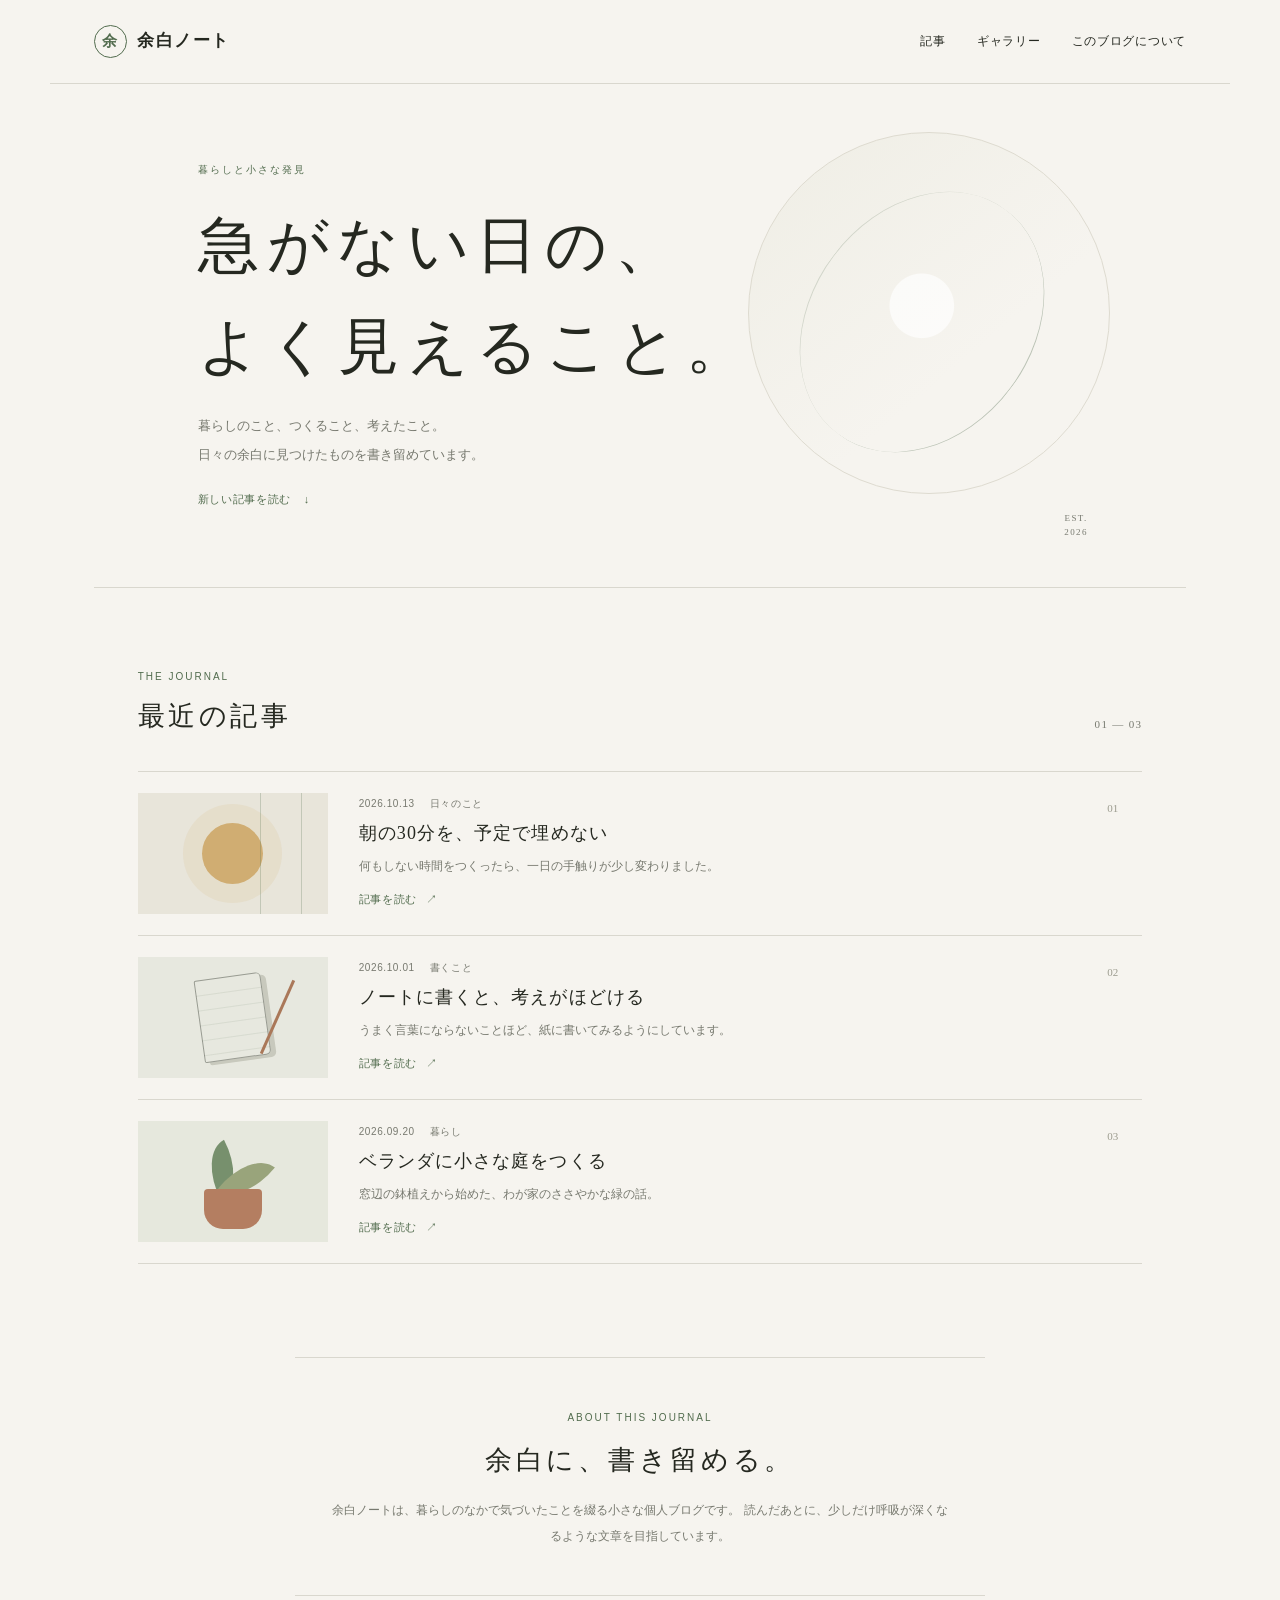
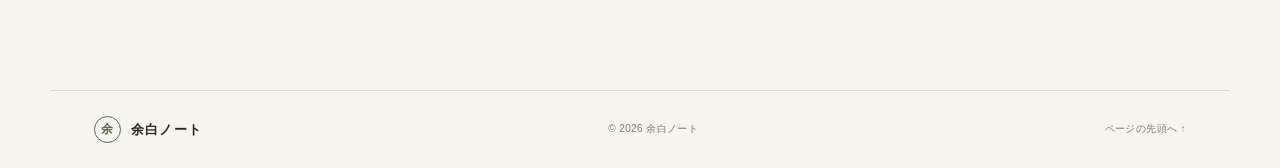
<file: 92e94ff7-3b1c-4a23-a562-276afa4e7621/index.html>
<!doctype html>
<html lang="ja">
  <head>
    <meta charset="utf-8" />
    <meta name="viewport" content="width=device-width, initial-scale=1" />
    <meta
      name="description"
      content="日々の暮らしと、小さな発見を綴る静的ブログです。"
    />
    <meta name="theme-color" content="#f6f4ef" />
    <title>余白ノート | 暮らしと小さな発見</title>
    <link rel="stylesheet" href="styles.css" />
    <script src="analytics-config.js"></script>
    <script src="script.js" defer></script>
  </head>
  <body>
    <header class="site-header">
      <a class="wordmark" href="index.html" aria-label="余白ノート ホーム">
        <span class="wordmark-mark" aria-hidden="true">余</span>
        <span>余白ノート</span>
      </a>
      <nav class="site-nav" aria-label="メインナビゲーション">
        <a href="#articles">記事</a>
        <a href="gallery.html">ギャラリー</a>
        <a href="#about">このブログについて</a>
      </nav>
    </header>

    <main>
      <section class="hero" aria-labelledby="hero-title">
        <p class="eyebrow">暮らしと小さな発見</p>
        <h1 id="hero-title">急がない日の、<br />よく見えること。</h1>
        <p class="hero-copy">
          暮らしのこと、つくること、考えたこと。<br />
          日々の余白に見つけたものを書き留めています。
        </p>
        <a class="text-link" href="#articles">新しい記事を読む <span aria-hidden="true">↓</span></a>
        <span class="hero-stamp" aria-hidden="true">EST.<br />2026</span>
      </section>

      <section class="articles-section" id="articles" aria-labelledby="articles-title">
        <div class="section-heading">
          <div>
            <p class="eyebrow">The journal</p>
            <h2 id="articles-title">最近の記事</h2>
          </div>
          <span class="section-count">01 — 03</span>
        </div>

        <div class="article-list">
          <article class="article-card">
            <a class="article-link" href="articles/slow-morning.html">
              <div class="article-art art-morning" aria-hidden="true">
                <span class="sun"></span>
                <span class="window-line"></span>
              </div>
              <div class="article-info">
                <div class="article-meta"><time datetime="2026-10-13">2026.10.13</time><span>日々のこと</span></div>
                <h3>朝の30分を、予定で埋めない</h3>
                <p>何もしない時間をつくったら、一日の手触りが少し変わりました。</p>
                <span class="read-link">記事を読む <span aria-hidden="true">↗</span></span>
              </div>
              <span class="article-number" aria-hidden="true">01</span>
            </a>
          </article>

          <article class="article-card">
            <a class="article-link" href="articles/keep-a-notebook.html">
              <div class="article-art art-notebook" aria-hidden="true">
                <span class="notebook-shape"></span>
                <span class="pencil-shape"></span>
              </div>
              <div class="article-info">
                <div class="article-meta"><time datetime="2026-10-01">2026.10.01</time><span>書くこと</span></div>
                <h3>ノートに書くと、考えがほどける</h3>
                <p>うまく言葉にならないことほど、紙に書いてみるようにしています。</p>
                <span class="read-link">記事を読む <span aria-hidden="true">↗</span></span>
              </div>
              <span class="article-number" aria-hidden="true">02</span>
            </a>
          </article>

          <article class="article-card">
            <a class="article-link" href="articles/a-small-garden.html">
              <div class="article-art art-garden" aria-hidden="true">
                <span class="leaf leaf-one"></span>
                <span class="leaf leaf-two"></span>
                <span class="pot-shape"></span>
              </div>
              <div class="article-info">
                <div class="article-meta"><time datetime="2026-09-20">2026.09.20</time><span>暮らし</span></div>
                <h3>ベランダに小さな庭をつくる</h3>
                <p>窓辺の鉢植えから始めた、わが家のささやかな緑の話。</p>
                <span class="read-link">記事を読む <span aria-hidden="true">↗</span></span>
              </div>
              <span class="article-number" aria-hidden="true">03</span>
            </a>
          </article>
        </div>
      </section>

      <section class="about-section" id="about" aria-labelledby="about-title">
        <p class="eyebrow">About this journal</p>
        <h2 id="about-title">余白に、書き留める。</h2>
        <p>
          余白ノートは、暮らしのなかで気づいたことを綴る小さな個人ブログです。
          読んだあとに、少しだけ呼吸が深くなるような文章を目指しています。
        </p>
      </section>

    </main>

    <footer class="site-footer">
      <a class="wordmark footer-wordmark" href="index.html">
        <span class="wordmark-mark" aria-hidden="true">余</span>
        <span>余白ノート</span>
      </a>
      <p>© 2026 余白ノート</p>
      <a href="#hero-title">ページの先頭へ ↑</a>
    </footer>
  </body>
</html>
</file>
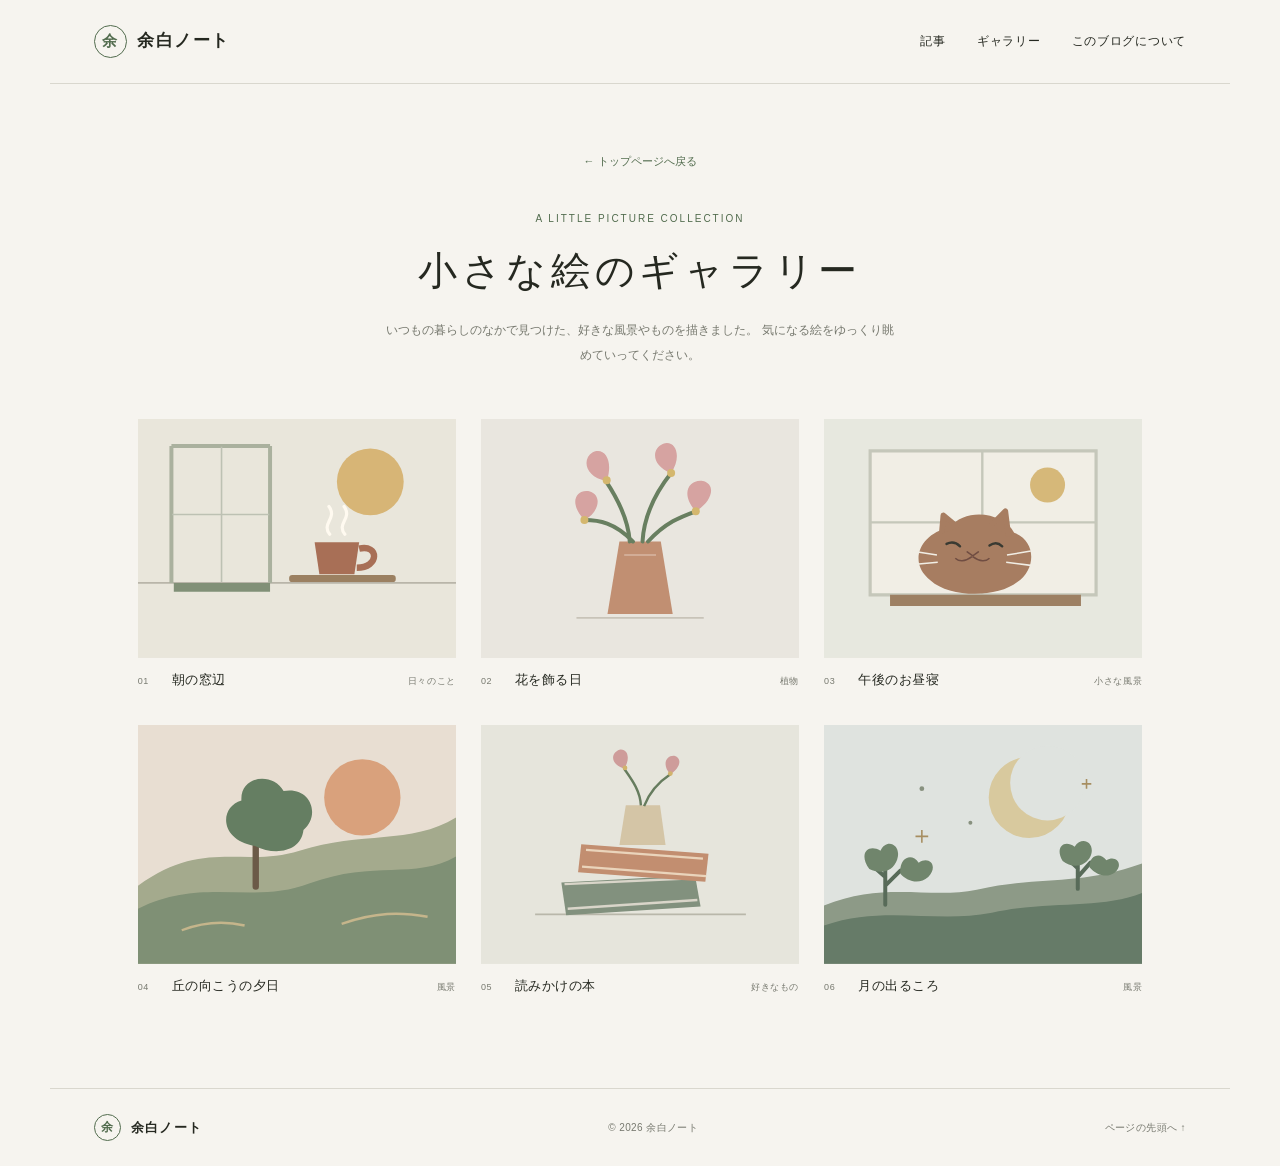
<file: 92e94ff7-3b1c-4a23-a562-276afa4e7621/gallery.html>
<!doctype html>
<html lang="ja">
  <head>
    <meta charset="utf-8" />
    <meta name="viewport" content="width=device-width, initial-scale=1" />
    <meta
      name="description"
      content="余白ノートに描きためた、暮らしの小さなイラストギャラリー。"
    />
    <meta name="theme-color" content="#f6f4ef" />
    <title>ギャラリー | 余白ノート</title>
    <link rel="stylesheet" href="styles.css" />
    <script src="analytics-config.js"></script>
    <script src="script.js" defer></script>
  </head>
  <body>
    <header class="site-header">
      <a class="wordmark" href="index.html" aria-label="余白ノート ホーム">
        <span class="wordmark-mark" aria-hidden="true">余</span>
        <span>余白ノート</span>
      </a>
      <nav class="site-nav" aria-label="メインナビゲーション">
        <a href="index.html#articles">記事</a>
        <a href="gallery.html" aria-current="page">ギャラリー</a>
        <a href="index.html#about">このブログについて</a>
      </nav>
    </header>

    <main>
      <section class="gallery-intro" aria-labelledby="gallery-title">
        <a class="back-link" href="index.html">← トップページへ戻る</a>
        <p class="eyebrow">A little picture collection</p>
        <h1 id="gallery-title">小さな絵のギャラリー</h1>
        <p>
          いつもの暮らしのなかで見つけた、好きな風景やものを描きました。
          気になる絵をゆっくり眺めていってください。
        </p>
      </section>

      <section class="gallery-section" aria-label="イラスト一覧">
        <div class="gallery-grid">
          <figure class="gallery-item">
            <button class="gallery-art gallery-image-button gallery-art-morning" type="button" aria-label="朝の窓辺を拡大表示">
              <svg viewBox="0 0 400 300" role="img" aria-labelledby="morning-title">
                <title id="morning-title">朝の窓辺と湯気の立つマグカップ</title>
                <rect width="400" height="300" fill="#e9e6db" />
                <circle cx="292" cy="79" r="42" fill="#d7b576" />
                <path d="M0 206H400" stroke="#b9b5a9" stroke-width="2" />
                <path d="M42 34V206M166 34V206M42 34H166" fill="none" stroke="#aab19e" stroke-width="5" />
                <path d="M105 35V205M43 120H165" stroke="#bdc1b3" stroke-width="2" />
                <rect x="190" y="196" width="134" height="9" rx="4" fill="#9b8061" />
                <path d="M222 155H278L272 195H228Z" fill="#a86f56" />
                <path d="M278 163C303 157 304 187 275 187" fill="none" stroke="#a86f56" stroke-width="8" />
                <path d="M241 145C230 131 251 125 240 110M260 145C249 131 270 125 259 110" fill="none" stroke="#fffaf0" stroke-linecap="round" stroke-width="4" />
                <path d="M45 206H166V217H45Z" fill="#819077" />
              </svg>
            </button>
            <figcaption><span class="gallery-number">01</span><span class="gallery-caption">朝の窓辺</span><span class="gallery-category">日々のこと</span></figcaption>
          </figure>

          <figure class="gallery-item">
            <button class="gallery-art gallery-image-button gallery-art-flowers" type="button" aria-label="花を飾る日を拡大表示">
              <svg viewBox="0 0 400 300" role="img" aria-labelledby="flowers-title">
                <title id="flowers-title">花瓶に生けた淡い色の花</title>
                <rect width="400" height="300" fill="#e9e6df" />
                <path d="M120 250H280" stroke="#c8c3b8" stroke-width="2" />
                <path d="M174 154H226L241 245H159Z" fill="#c18f72" />
                <path d="M187 154C185 125 171 99 157 78M203 154C205 120 220 92 239 68M210 154C232 130 251 123 270 116M191 154C168 130 148 127 130 127" fill="none" stroke="#687f60" stroke-linecap="round" stroke-width="5" />
                <path d="M158 78C130 73 127 50 140 42C155 34 167 52 158 78ZM239 68C214 59 214 37 229 31C245 26 253 47 239 68ZM270 116C249 93 263 75 279 78C296 82 291 104 270 116ZM130 127C109 105 120 87 137 91C153 96 148 118 130 127Z" fill="#d6a3a1" />
                <circle cx="158" cy="77" r="5" fill="#d4b76e" /><circle cx="239" cy="68" r="5" fill="#d4b76e" />
                <circle cx="270" cy="116" r="5" fill="#d4b76e" /><circle cx="130" cy="127" r="5" fill="#d4b76e" />
                <path d="M180 171H220" stroke="#d8b6a2" stroke-width="2" />
              </svg>
            </button>
            <figcaption><span class="gallery-number">02</span><span class="gallery-caption">花を飾る日</span><span class="gallery-category">植物</span></figcaption>
          </figure>

          <figure class="gallery-item">
            <button class="gallery-art gallery-image-button gallery-art-cat" type="button" aria-label="午後のお昼寝を拡大表示">
              <svg viewBox="0 0 400 300" role="img" aria-labelledby="cat-title">
                <title id="cat-title">窓辺で丸くなって眠る猫</title>
                <rect width="400" height="300" fill="#e7e8df" />
                <path d="M58 40H342V221H58Z" fill="#f1eee5" stroke="#c5c7ba" stroke-width="4" />
                <path d="M199 40V221M58 130H342" stroke="#c5c7ba" stroke-width="3" />
                <circle cx="281" cy="83" r="22" fill="#d6b879" />
                <path d="M83 221H323V235H83Z" fill="#9d8063" />
                <path d="M134 203C104 180 122 143 157 137C180 109 227 119 239 143C268 154 266 190 243 205C218 225 158 225 134 203Z" fill="#a77d61" />
                <path d="M148 144L150 121L169 137M210 134L228 116L232 148" fill="#a77d61" stroke="#a77d61" stroke-linejoin="round" stroke-width="7" />
                <path d="M154 157C162 153 167 156 171 160M208 159C215 154 220 156 224 160" fill="none" stroke="#393a32" stroke-linecap="round" stroke-width="3" />
                <path d="M180 167L187 172L194 167" fill="none" stroke="#704d42" stroke-linecap="round" stroke-width="2" />
                <path d="M186 173C177 180 169 179 165 175M187 173C196 180 204 179 208 175" fill="none" stroke="#704d42" stroke-width="2" />
                <path d="M142 171L110 166M143 180L112 183M230 171L260 166M229 180L260 184" stroke="#f1eee5" stroke-width="2" />
              </svg>
            </button>
            <figcaption><span class="gallery-number">03</span><span class="gallery-caption">午後のお昼寝</span><span class="gallery-category">小さな風景</span></figcaption>
          </figure>

          <figure class="gallery-item">
            <button class="gallery-art gallery-image-button gallery-art-hill" type="button" aria-label="丘の向こうの夕日を拡大表示">
              <svg viewBox="0 0 400 300" role="img" aria-labelledby="hill-title">
                <title id="hill-title">夕焼けに染まる丘と一本の木</title>
                <rect width="400" height="300" fill="#e8ded2" />
                <circle cx="282" cy="91" r="48" fill="#d9a17c" />
                <path d="M0 202C83 142 132 180 203 158C281 133 343 151 400 116V300H0Z" fill="#a4aa8d" />
                <path d="M0 231C83 190 143 227 216 199C297 169 348 195 400 165V300H0Z" fill="#7f9075" />
                <path d="M148 203V115" stroke="#6b5a47" stroke-linecap="round" stroke-width="8" />
                <path d="M147 152C102 145 102 103 130 95C128 63 170 59 183 83C217 77 230 113 208 132C205 159 173 165 147 152Z" fill="#657e62" />
                <path d="M55 258C84 247 108 246 134 252M256 250C299 235 330 235 364 241" fill="none" stroke="#c5b58b" stroke-width="3" />
              </svg>
            </button>
            <figcaption><span class="gallery-number">04</span><span class="gallery-caption">丘の向こうの夕日</span><span class="gallery-category">風景</span></figcaption>
          </figure>

          <figure class="gallery-item">
            <button class="gallery-art gallery-image-button gallery-art-books" type="button" aria-label="読みかけの本を拡大表示">
              <svg viewBox="0 0 400 300" role="img" aria-labelledby="books-title">
                <title id="books-title">積み重ねた本と小さな一輪挿し</title>
                <rect width="400" height="300" fill="#e6e5dc" />
                <path d="M68 238H333" stroke="#b9b7aa" stroke-width="2" />
                <path d="M101 198L269 189L276 228L107 239Z" fill="#82917e" />
                <path d="M105 200L259 193M109 231L272 220" stroke="#d9d5c9" stroke-width="3" />
                <path d="M126 150L286 162L282 197L122 185Z" fill="#c28e70" />
                <path d="M132 157L279 168M127 178L283 190" stroke="#ead4bb" stroke-width="3" />
                <path d="M182 101H225L232 151H174Z" fill="#d4c5a6" />
                <path d="M201 101C200 82 189 68 180 55M205 102C213 81 226 70 238 62" fill="none" stroke="#667c5e" stroke-width="3" />
                <path d="M180 55C162 49 163 35 174 31C185 29 188 43 180 55ZM238 62C226 49 234 37 244 39C254 43 249 55 238 62Z" fill="#ce9c9a" />
                <circle cx="181" cy="54" r="3" fill="#d1b36c" /><circle cx="238" cy="61" r="3" fill="#d1b36c" />
              </svg>
            </button>
            <figcaption><span class="gallery-number">05</span><span class="gallery-caption">読みかけの本</span><span class="gallery-category">好きなもの</span></figcaption>
          </figure>

          <figure class="gallery-item">
            <button class="gallery-art gallery-image-button gallery-art-moon" type="button" aria-label="月の出るころを拡大表示">
              <svg viewBox="0 0 400 300" role="img" aria-labelledby="moon-title">
                <title id="moon-title">月と星が浮かぶ静かな夜</title>
                <rect width="400" height="300" fill="#dfe3df" />
                <circle cx="258" cy="91" r="51" fill="#d8c99e" />
                <circle cx="281" cy="73" r="47" fill="#dfe3df" />
                <circle cx="123" cy="80" r="3" fill="#88917f" />
                <circle cx="184" cy="123" r="2.5" fill="#88917f" />
                <circle cx="326" cy="151" r="3" fill="#88917f" />
                <path d="M123 132V148M115 140H131M330 68V80M324 74H336" stroke="#a78e61" stroke-width="2" />
                <path d="M0 227C74 196 134 219 192 207C272 189 320 203 400 174V300H0Z" fill="#8d9a87" />
                <path d="M0 252C76 226 140 250 211 236C286 220 347 232 400 211V300H0Z" fill="#667b68" />
                <path d="M77 226V173M77 191L60 176M78 201L96 183M319 206V158M319 180L304 166M320 190L335 173" stroke="#586b59" stroke-linecap="round" stroke-width="5" />
                <path d="M57 181C43 162 55 149 71 158C79 141 98 151 92 169C87 184 72 188 57 181ZM96 187C94 167 110 160 119 173C133 164 144 178 131 191C120 201 105 197 96 187ZM300 171C290 155 301 143 315 153C325 138 342 149 335 165C329 178 312 181 300 171ZM334 179C333 164 347 159 355 170C367 163 377 175 366 185C356 193 343 189 334 179Z" fill="#70856c" />
              </svg>
            </button>
            <figcaption><span class="gallery-number">06</span><span class="gallery-caption">月の出るころ</span><span class="gallery-category">風景</span></figcaption>
          </figure>
        </div>
      </section>

      <dialog class="gallery-lightbox" id="galleryLightbox" aria-labelledby="galleryLightboxTitle">
        <div class="lightbox-toolbar">
          <p class="eyebrow" id="galleryLightboxTitle">イラスト</p>
          <form method="dialog">
            <button class="lightbox-close" type="submit" aria-label="拡大表示を閉じる">閉じる <span aria-hidden="true">×</span></button>
          </form>
        </div>
        <div class="lightbox-art" id="lightboxArt"></div>
        <p class="lightbox-caption" id="lightboxCaption"></p>
      </dialog>
    </main>

    <footer class="site-footer">
      <a class="wordmark footer-wordmark" href="index.html">
        <span class="wordmark-mark" aria-hidden="true">余</span>
        <span>余白ノート</span>
      </a>
      <p>© 2026 余白ノート</p>
      <a href="#gallery-title">ページの先頭へ ↑</a>
    </footer>
  </body>
</html>
</file>
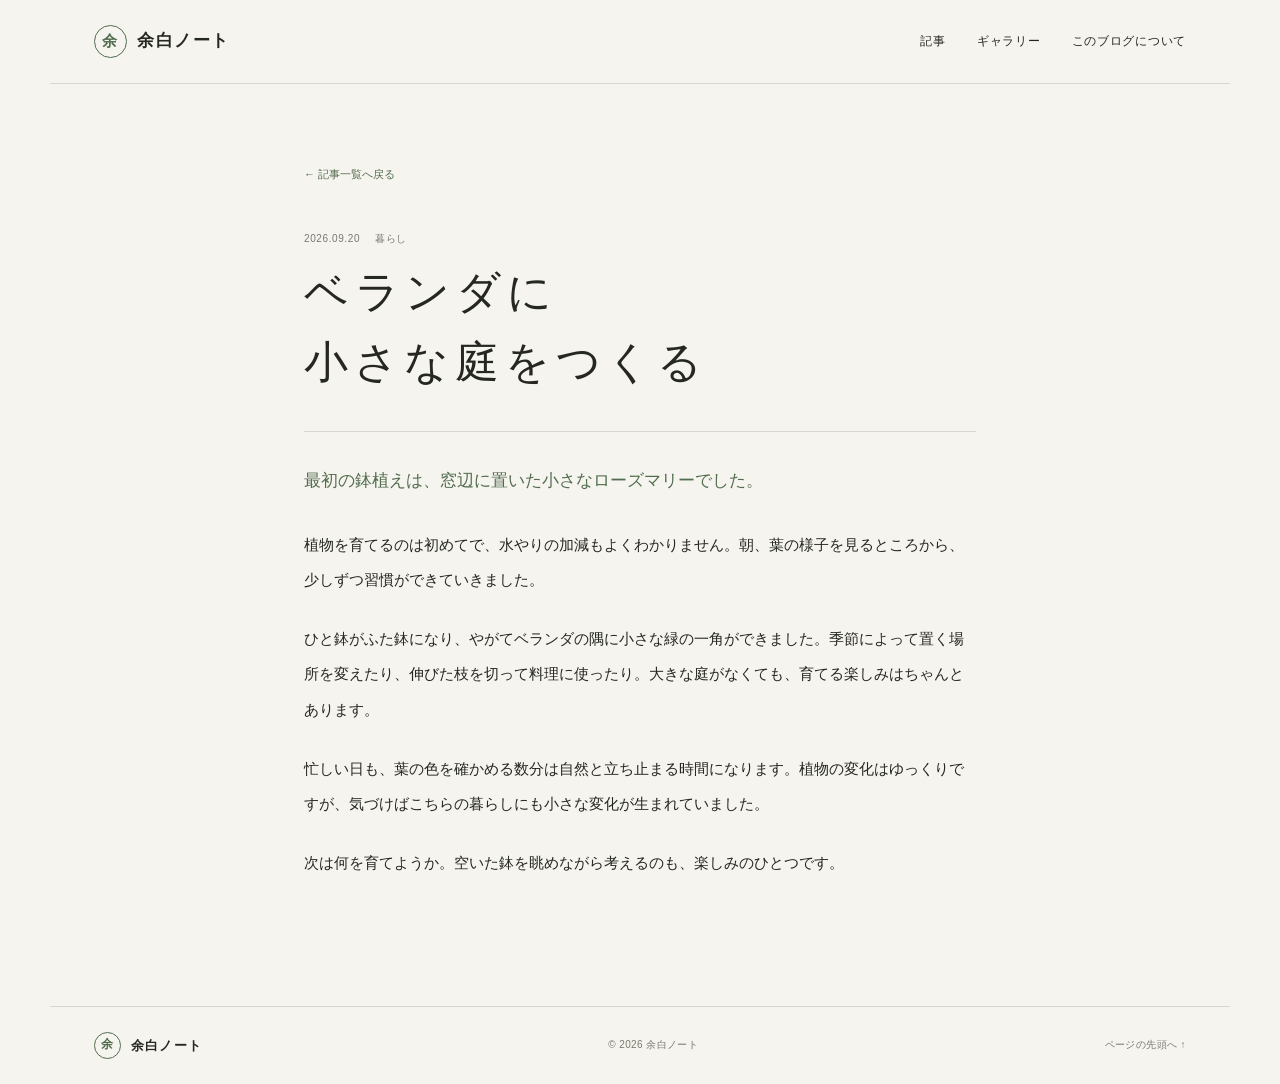
<file: 92e94ff7-3b1c-4a23-a562-276afa4e7621/articles/a-small-garden.html>
<!doctype html>
<html lang="ja">
  <head>
    <meta charset="utf-8" />
    <meta name="viewport" content="width=device-width, initial-scale=1" />
    <meta name="description" content="ベランダで始めた、小さな鉢植えの庭づくり。" />
    <title>ベランダに小さな庭をつくる | 余白ノート</title>
    <link rel="stylesheet" href="../styles.css" />
    <script src="../analytics-config.js"></script>
    <script src="../script.js" defer></script>
  </head>
  <body>
    <header class="site-header">
      <a class="wordmark" href="../index.html" aria-label="余白ノート ホーム">
        <span class="wordmark-mark" aria-hidden="true">余</span><span>余白ノート</span>
      </a>
      <nav class="site-nav" aria-label="メインナビゲーション">
        <a href="../index.html#articles">記事</a>
        <a href="../gallery.html">ギャラリー</a>
        <a href="../index.html#about">このブログについて</a>
      </nav>
    </header>
    <main>
      <article class="article-detail">
        <a class="back-link" href="../index.html#articles">← 記事一覧へ戻る</a>
        <div class="article-meta"><time datetime="2026-09-20">2026.09.20</time><span>暮らし</span></div>
        <h1>ベランダに<br />小さな庭をつくる</h1>
        <div class="article-body">
          <p class="article-lead">最初の鉢植えは、窓辺に置いた小さなローズマリーでした。</p>
          <p>植物を育てるのは初めてで、水やりの加減もよくわかりません。朝、葉の様子を見るところから、少しずつ習慣ができていきました。</p>
          <p>ひと鉢がふた鉢になり、やがてベランダの隅に小さな緑の一角ができました。季節によって置く場所を変えたり、伸びた枝を切って料理に使ったり。大きな庭がなくても、育てる楽しみはちゃんとあります。</p>
          <p>忙しい日も、葉の色を確かめる数分は自然と立ち止まる時間になります。植物の変化はゆっくりですが、気づけばこちらの暮らしにも小さな変化が生まれていました。</p>
          <p>次は何を育てようか。空いた鉢を眺めながら考えるのも、楽しみのひとつです。</p>
        </div>
      </article>
    </main>
    <footer class="site-footer">
      <a class="wordmark footer-wordmark" href="../index.html"><span class="wordmark-mark" aria-hidden="true">余</span><span>余白ノート</span></a>
      <p>© 2026 余白ノート</p>
      <a href="#">ページの先頭へ ↑</a>
    </footer>
  </body>
</html>
</file>
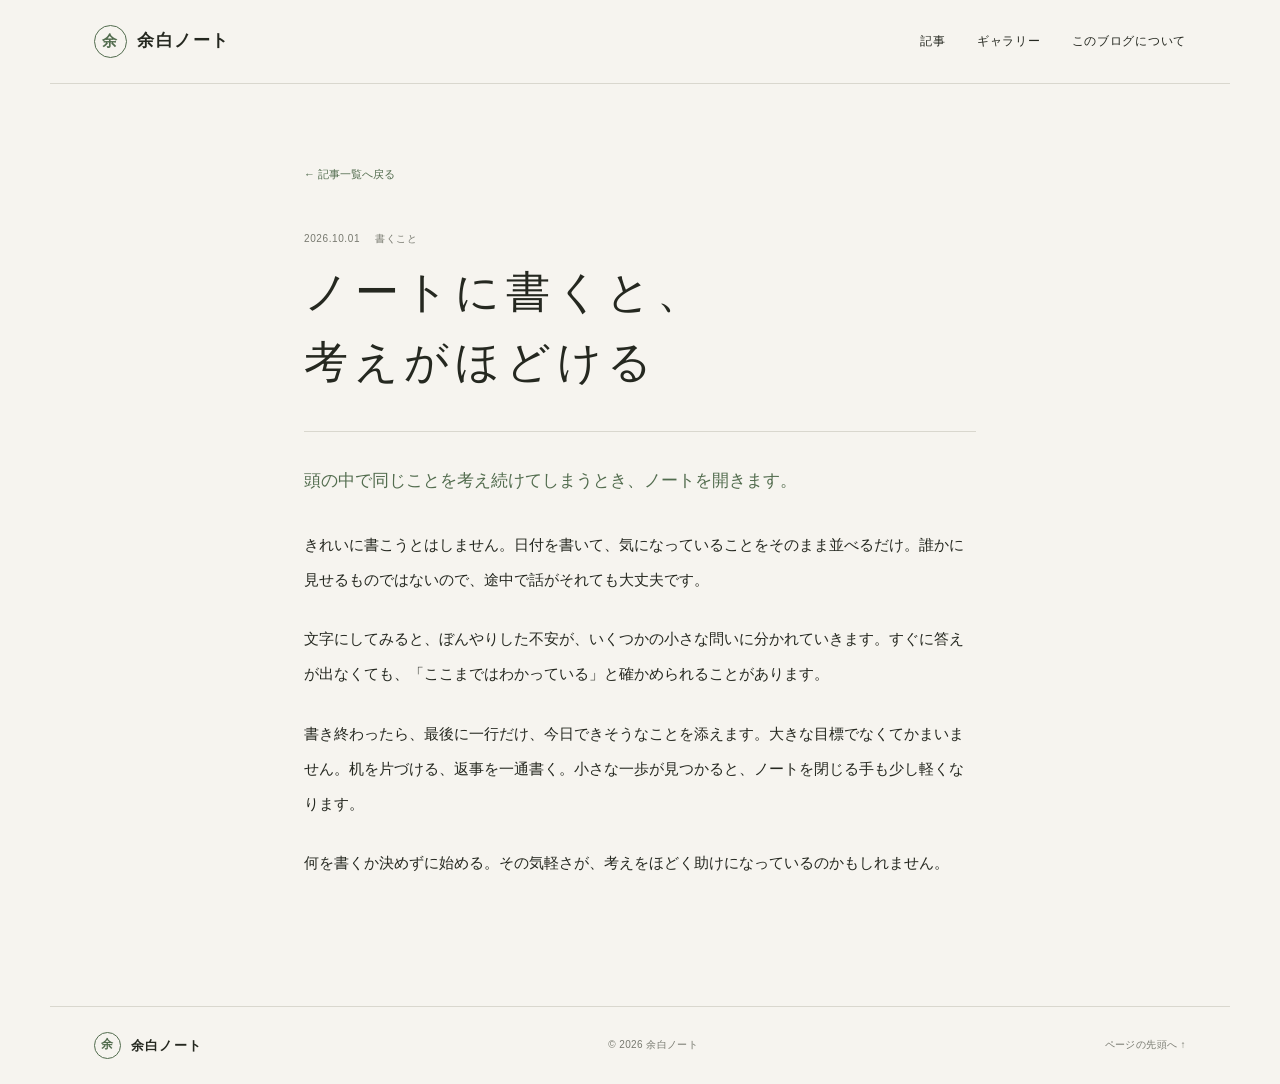
<file: 92e94ff7-3b1c-4a23-a562-276afa4e7621/articles/keep-a-notebook.html>
<!doctype html>
<html lang="ja">
  <head>
    <meta charset="utf-8" />
    <meta name="viewport" content="width=device-width, initial-scale=1" />
    <meta name="description" content="うまく言葉にならない考えを、ノートに書き留めてみる。" />
    <title>ノートに書くと、考えがほどける | 余白ノート</title>
    <link rel="stylesheet" href="../styles.css" />
    <script src="../analytics-config.js"></script>
    <script src="../script.js" defer></script>
  </head>
  <body>
    <header class="site-header">
      <a class="wordmark" href="../index.html" aria-label="余白ノート ホーム">
        <span class="wordmark-mark" aria-hidden="true">余</span><span>余白ノート</span>
      </a>
      <nav class="site-nav" aria-label="メインナビゲーション">
        <a href="../index.html#articles">記事</a>
        <a href="../gallery.html">ギャラリー</a>
        <a href="../index.html#about">このブログについて</a>
      </nav>
    </header>
    <main>
      <article class="article-detail">
        <a class="back-link" href="../index.html#articles">← 記事一覧へ戻る</a>
        <div class="article-meta"><time datetime="2026-10-01">2026.10.01</time><span>書くこと</span></div>
        <h1>ノートに書くと、<br />考えがほどける</h1>
        <div class="article-body">
          <p class="article-lead">頭の中で同じことを考え続けてしまうとき、ノートを開きます。</p>
          <p>きれいに書こうとはしません。日付を書いて、気になっていることをそのまま並べるだけ。誰かに見せるものではないので、途中で話がそれても大丈夫です。</p>
          <p>文字にしてみると、ぼんやりした不安が、いくつかの小さな問いに分かれていきます。すぐに答えが出なくても、「ここまではわかっている」と確かめられることがあります。</p>
          <p>書き終わったら、最後に一行だけ、今日できそうなことを添えます。大きな目標でなくてかまいません。机を片づける、返事を一通書く。小さな一歩が見つかると、ノートを閉じる手も少し軽くなります。</p>
          <p>何を書くか決めずに始める。その気軽さが、考えをほどく助けになっているのかもしれません。</p>
        </div>
      </article>
    </main>
    <footer class="site-footer">
      <a class="wordmark footer-wordmark" href="../index.html"><span class="wordmark-mark" aria-hidden="true">余</span><span>余白ノート</span></a>
      <p>© 2026 余白ノート</p>
      <a href="#">ページの先頭へ ↑</a>
    </footer>
  </body>
</html>
</file>
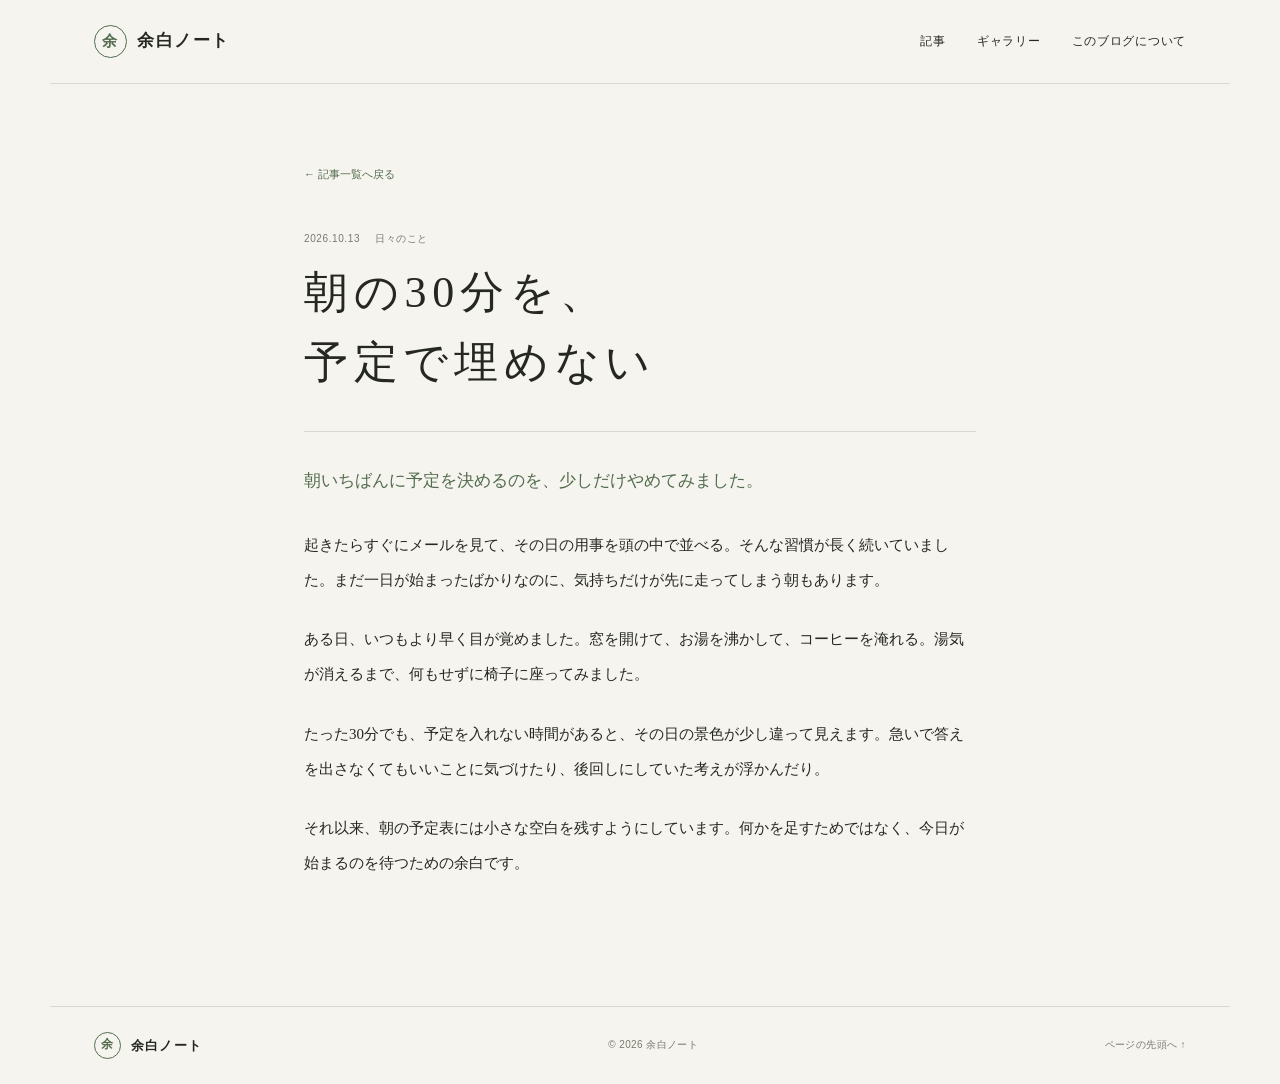
<file: 92e94ff7-3b1c-4a23-a562-276afa4e7621/articles/slow-morning.html>
<!doctype html>
<html lang="ja">
  <head>
    <meta charset="utf-8" />
    <meta name="viewport" content="width=device-width, initial-scale=1" />
    <meta name="description" content="何もしない朝の30分が、一日の手触りを少し変えてくれた話。" />
    <title>朝の30分を、予定で埋めない | 余白ノート</title>
    <link rel="stylesheet" href="../styles.css" />
    <script src="../analytics-config.js"></script>
    <script src="../script.js" defer></script>
  </head>
  <body>
    <header class="site-header">
      <a class="wordmark" href="../index.html" aria-label="余白ノート ホーム">
        <span class="wordmark-mark" aria-hidden="true">余</span><span>余白ノート</span>
      </a>
      <nav class="site-nav" aria-label="メインナビゲーション">
        <a href="../index.html#articles">記事</a>
        <a href="../gallery.html">ギャラリー</a>
        <a href="../index.html#about">このブログについて</a>
      </nav>
    </header>
    <main>
      <article class="article-detail">
        <a class="back-link" href="../index.html#articles">← 記事一覧へ戻る</a>
        <div class="article-meta"><time datetime="2026-10-13">2026.10.13</time><span>日々のこと</span></div>
        <h1>朝の30分を、<br />予定で埋めない</h1>
        <div class="article-body">
          <p class="article-lead">朝いちばんに予定を決めるのを、少しだけやめてみました。</p>
          <p>起きたらすぐにメールを見て、その日の用事を頭の中で並べる。そんな習慣が長く続いていました。まだ一日が始まったばかりなのに、気持ちだけが先に走ってしまう朝もあります。</p>
          <p>ある日、いつもより早く目が覚めました。窓を開けて、お湯を沸かして、コーヒーを淹れる。湯気が消えるまで、何もせずに椅子に座ってみました。</p>
          <p>たった30分でも、予定を入れない時間があると、その日の景色が少し違って見えます。急いで答えを出さなくてもいいことに気づけたり、後回しにしていた考えが浮かんだり。</p>
          <p>それ以来、朝の予定表には小さな空白を残すようにしています。何かを足すためではなく、今日が始まるのを待つための余白です。</p>
        </div>
      </article>
    </main>
    <footer class="site-footer">
      <a class="wordmark footer-wordmark" href="../index.html"><span class="wordmark-mark" aria-hidden="true">余</span><span>余白ノート</span></a>
      <p>© 2026 余白ノート</p>
      <a href="#">ページの先頭へ ↑</a>
    </footer>
  </body>
</html>
</file>
<file: 92e94ff7-3b1c-4a23-a562-276afa4e7621/styles.css>
:root {
  color-scheme: light;
  --paper: #f6f4ef;
  --paper-dark: #ebe8df;
  --ink: #252820;
  --muted: #77796f;
  --line: #d9d7ce;
  --green: #526c4e;
  --serif: "Yu Mincho", "Hiragino Mincho ProN", "Noto Serif JP", serif;
  --sans: "Yu Gothic", "Hiragino Kaku Gothic ProN", "Noto Sans JP", sans-serif;
}

* {
  box-sizing: border-box;
}

html {
  scroll-behavior: smooth;
}

body {
  margin: 0;
  background: var(--paper);
  color: var(--ink);
  font-family: var(--sans);
  font-size: 15px;
  line-height: 1.8;
  -webkit-font-smoothing: antialiased;
}

a {
  color: inherit;
  text-decoration: none;
}

button {
  color: inherit;
  font: inherit;
}

.site-header,
.site-footer {
  display: flex;
  align-items: center;
  justify-content: space-between;
  gap: 24px;
  max-width: 1180px;
  margin: 0 auto;
  padding: 25px 44px;
}

.site-header {
  border-bottom: 1px solid var(--line);
}

.wordmark {
  display: inline-flex;
  align-items: center;
  gap: 10px;
  font-family: var(--serif);
  font-size: 17px;
  font-weight: 700;
  letter-spacing: 0.09em;
  white-space: nowrap;
}

.wordmark-mark {
  display: grid;
  width: 33px;
  height: 33px;
  place-items: center;
  border: 1px solid var(--green);
  border-radius: 50%;
  color: var(--green);
  font-size: 15px;
}

.site-nav {
  display: flex;
  align-items: center;
  gap: 31px;
  font-size: 12px;
  letter-spacing: 0.06em;
}

.site-nav a,
.site-footer a:not(.wordmark) {
  transition: color 180ms ease;
}

.site-nav a:hover,
.site-footer a:not(.wordmark):hover,
.text-link:hover,
.read-link:hover {
  color: var(--green);
}

main {
  max-width: 1180px;
  margin: 0 auto;
  padding: 0 44px;
}

.hero {
  position: relative;
  display: flex;
  min-height: 475px;
  flex-direction: column;
  align-items: flex-start;
  justify-content: center;
  overflow: hidden;
  padding: 77px 9.5%;
  border-bottom: 1px solid var(--line);
}

.hero::before,
.hero::after {
  position: absolute;
  z-index: -1;
  content: "";
  pointer-events: none;
}

.hero::before {
  top: 48px;
  right: 7%;
  width: 360px;
  height: 360px;
  border: 1px solid #dedbd0;
  border-radius: 50%;
  background:
    radial-gradient(circle at 48% 48%, rgba(255, 255, 255, 0.68) 0 12%, transparent 12.4%),
    linear-gradient(140deg, rgba(218, 219, 199, 0.25), transparent 62%);
}

.hero::after {
  top: 98px;
  right: 14%;
  width: 220px;
  height: 280px;
  border-right: 1px solid rgba(82, 108, 78, 0.35);
  border-left: 1px solid rgba(82, 108, 78, 0.2);
  border-radius: 50%;
  transform: rotate(37deg);
}

.eyebrow {
  margin: 0 0 17px;
  color: var(--green);
  font-size: 10px;
  letter-spacing: 0.2em;
  text-transform: uppercase;
}

.hero h1,
.section-heading h2,
.about-section h2,
.article-detail h1 {
  font-family: var(--serif);
  font-weight: 500;
  letter-spacing: 0.13em;
}

.hero h1 {
  margin: 0;
  font-size: clamp(36px, 5.2vw, 61px);
  line-height: 1.65;
}

.hero-copy {
  margin: 15px 0 21px;
  color: var(--muted);
  font-size: 13px;
  line-height: 2.2;
}

.text-link,
.read-link {
  color: var(--green);
  font-size: 11px;
  letter-spacing: 0.06em;
  transition: color 180ms ease;
}

.text-link span {
  margin-left: 9px;
}

.hero-stamp {
  position: absolute;
  right: 9%;
  bottom: 48px;
  color: var(--muted);
  font-family: var(--serif);
  font-size: 9px;
  letter-spacing: 0.15em;
  line-height: 1.5;
  text-align: center;
}

.articles-section {
  padding: 80px 4% 93px;
}

.section-heading {
  display: flex;
  align-items: flex-end;
  justify-content: space-between;
  margin-bottom: 30px;
}

.section-heading .eyebrow {
  margin-bottom: 6px;
}

.section-heading h2,
.about-section h2 {
  margin: 0;
  font-size: 27px;
}

.section-count {
  padding-bottom: 6px;
  color: var(--muted);
  font-family: var(--serif);
  font-size: 11px;
  letter-spacing: 0.12em;
}

.article-card {
  border-top: 1px solid var(--line);
}

.article-card:last-child {
  border-bottom: 1px solid var(--line);
}

.article-link {
  display: grid;
  grid-template-columns: 190px minmax(0, 1fr) 35px;
  align-items: center;
  gap: 31px;
  padding: 21px 0;
}

.article-art {
  position: relative;
  display: grid;
  height: 121px;
  place-items: center;
  overflow: hidden;
}

.art-morning {
  background: #e8e5da;
}

.sun {
  width: 61px;
  height: 61px;
  border-radius: 50%;
  background: #d0ad72;
  box-shadow: 0 0 0 19px rgba(208, 173, 114, 0.14);
}

.window-line {
  position: absolute;
  top: 0;
  right: 26px;
  width: 42px;
  height: 100%;
  border-right: 1px solid rgba(82, 108, 78, 0.25);
  border-left: 1px solid rgba(82, 108, 78, 0.25);
}

.art-notebook {
  background: #e7e8df;
}

.notebook-shape {
  width: 67px;
  height: 83px;
  border: 1px solid rgba(37, 40, 32, 0.4);
  border-radius: 2px 5px 5px 2px;
  background: repeating-linear-gradient(to bottom, transparent 0 14px, rgba(82, 108, 78, 0.2) 15px);
  box-shadow: 5px 3px 0 #c8c9bd;
  transform: rotate(-8deg);
}

.pencil-shape {
  position: absolute;
  width: 3px;
  height: 80px;
  margin: 0 0 0 89px;
  background: #aa7859;
  transform: rotate(24deg);
}

.art-garden {
  background: #e6e8dd;
}

.leaf {
  position: absolute;
  width: 31px;
  height: 52px;
  border-radius: 100% 0 100% 0;
  background: #77906d;
}

.leaf-one {
  margin: -22px 20px 0 0;
  transform: rotate(-28deg);
}

.leaf-two {
  margin: -7px 0 0 27px;
  background: #99a47b;
  transform: rotate(39deg);
}

.pot-shape {
  position: absolute;
  width: 58px;
  height: 40px;
  margin-top: 55px;
  border-radius: 4px 4px 19px 19px;
  background: #b47e61;
}

.article-info {
  padding: 2px 0;
}

.article-meta {
  display: flex;
  gap: 15px;
  margin-bottom: 4px;
  color: var(--muted);
  font-size: 10px;
  letter-spacing: 0.06em;
}

.article-info h3 {
  margin: 0;
  font-family: var(--serif);
  font-size: 18px;
  font-weight: 500;
  letter-spacing: 0.06em;
}

.article-info p {
  margin: 6px 0 7px;
  color: var(--muted);
  font-size: 12px;
}

.read-link span {
  margin-left: 5px;
}

.article-number {
  align-self: start;
  padding-top: 6px;
  color: #9b9b8e;
  font-family: var(--serif);
  font-size: 11px;
}

.about-section {
  max-width: 690px;
  margin: 0 auto 94px;
  padding: 51px 35px 46px;
  border-top: 1px solid var(--line);
  border-bottom: 1px solid var(--line);
  text-align: center;
}

.about-section .eyebrow {
  margin-bottom: 9px;
}

.about-section h2 {
  margin-bottom: 14px;
}

.about-section > p:last-child {
  margin: 0 auto;
  color: var(--muted);
  font-size: 12px;
  line-height: 2.1;
}

.site-footer {
  border-top: 1px solid var(--line);
  color: var(--muted);
  font-size: 10px;
  letter-spacing: 0.04em;
}

.site-footer p {
  margin: 0;
}

.footer-wordmark {
  color: var(--ink);
  font-size: 13px;
}

.footer-wordmark .wordmark-mark {
  width: 27px;
  height: 27px;
  font-size: 12px;
}

.article-detail {
  max-width: 720px;
  min-height: 65vh;
  margin: 0 auto;
  padding: 75px 24px 100px;
}

.article-detail .back-link {
  display: inline-block;
  margin-bottom: 45px;
  color: var(--green);
  font-size: 11px;
}

.article-detail .article-meta {
  margin-bottom: 10px;
}

.article-detail h1 {
  margin: 0 0 32px;
  font-size: clamp(30px, 5vw, 44px);
  line-height: 1.6;
}

.article-detail .article-body {
  padding-top: 29px;
  border-top: 1px solid var(--line);
}

.article-detail .article-body p {
  margin: 0 0 1.6em;
  font-family: var(--serif);
  font-size: 15px;
  line-height: 2.35;
}

.article-detail .article-lead {
  color: var(--green);
  font-size: 17px !important;
}

.gallery-intro {
  max-width: 720px;
  margin: 0 auto;
  padding: 62px 24px 42px;
  text-align: center;
}

.gallery-intro .back-link {
  display: inline-block;
  margin-bottom: 38px;
  color: var(--green);
  font-size: 11px;
}

.gallery-intro .eyebrow {
  margin-bottom: 8px;
}

.gallery-intro h1 {
  margin: 0 0 12px;
  font-family: var(--serif);
  font-size: clamp(28px, 5vw, 39px);
  font-weight: 500;
  letter-spacing: 0.12em;
}

.gallery-intro > p:last-child {
  max-width: 510px;
  margin: 0 auto;
  color: var(--muted);
  font-size: 12px;
  line-height: 2.1;
}

.gallery-section {
  padding: 9px 4% 91px;
}

.gallery-grid {
  display: grid;
  grid-template-columns: repeat(3, minmax(0, 1fr));
  gap: 34px 25px;
}

.gallery-item {
  min-width: 0;
  margin: 0;
}

.gallery-art {
  display: block;
  width: 100%;
  padding: 0;
  border: 0;
  overflow: hidden;
  aspect-ratio: 4 / 3;
  background: var(--paper-dark);
  cursor: zoom-in;
}

.gallery-art svg {
  display: block;
  width: 100%;
  height: 100%;
  transition: transform 350ms ease;
}

.gallery-item:hover .gallery-art svg {
  transform: scale(1.035);
}

.gallery-item figcaption {
  display: grid;
  grid-template-columns: 26px minmax(0, 1fr) auto;
  align-items: baseline;
  gap: 8px;
  padding-top: 10px;
}

.gallery-number,
.gallery-category {
  color: var(--muted);
  font-size: 9px;
  letter-spacing: 0.07em;
}

.gallery-caption {
  font-family: var(--serif);
  font-size: 13px;
  letter-spacing: 0.04em;
}

.gallery-lightbox {
  width: min(900px, calc(100vw - 32px));
  max-width: none;
  max-height: calc(100vh - 32px);
  padding: 18px;
  overflow: auto;
  border: 1px solid var(--line);
  background: var(--paper);
  color: var(--ink);
  box-shadow: 0 16px 55px rgba(37, 40, 32, 0.2);
}

.gallery-lightbox::backdrop {
  background: rgba(26, 29, 24, 0.72);
  backdrop-filter: blur(3px);
}

.lightbox-toolbar {
  display: flex;
  align-items: center;
  justify-content: space-between;
  gap: 16px;
  margin-bottom: 13px;
}

.lightbox-toolbar .eyebrow {
  margin: 0;
}

.lightbox-toolbar form {
  margin: 0;
}

.lightbox-close {
  padding: 5px 10px;
  border: 1px solid var(--line);
  background: transparent;
  cursor: pointer;
  font-size: 11px;
}

.lightbox-close span {
  margin-left: 5px;
  font-size: 16px;
}

.lightbox-art {
  display: grid;
  min-height: 150px;
  max-height: calc(100vh - 140px);
  place-items: center;
  overflow: auto;
  background: var(--paper-dark);
}

.lightbox-art svg {
  display: block;
  width: 100%;
  max-height: calc(100vh - 140px);
  object-fit: contain;
}

.lightbox-caption {
  margin: 12px 0 0;
  color: var(--muted);
  font-family: var(--serif);
  font-size: 13px;
  text-align: center;
}

a:focus-visible,
button:focus-visible {
  outline: 2px solid var(--green);
  outline-offset: 4px;
}

@media (max-width: 700px) {
  .site-header,
  .site-footer {
    padding-right: 20px;
    padding-left: 20px;
  }

  .site-header {
    align-items: flex-start;
    flex-direction: column;
    gap: 15px;
  }

  .site-nav {
    width: 100%;
    justify-content: space-between;
    gap: 10px;
  }

  .site-nav a {
    font-size: 11px;
  }

  main {
    padding: 0 20px;
  }

  .hero {
    min-height: 430px;
    padding: 65px 5%;
  }

  .hero::before {
    top: 81px;
    right: -57px;
    width: 270px;
    height: 270px;
  }

  .hero::after {
    top: 107px;
    right: -8px;
    width: 170px;
    height: 220px;
  }

  .hero h1 {
    font-size: clamp(34px, 9vw, 49px);
  }

  .hero-stamp {
    right: 6%;
    bottom: 26px;
  }

  .articles-section {
    padding: 58px 0 68px;
  }

  .article-link {
    grid-template-columns: 105px minmax(0, 1fr) 22px;
    gap: 14px;
    padding: 16px 0;
  }

  .article-art {
    height: 103px;
  }

  .article-info h3 {
    font-size: 14px;
    line-height: 1.6;
  }

  .article-info p {
    display: none;
  }

  .article-meta {
    flex-wrap: wrap;
    gap: 3px 9px;
    font-size: 9px;
  }

  .read-link {
    display: inline-block;
    margin-top: 4px;
    font-size: 10px;
  }

  .about-section {
    margin-bottom: 65px;
    padding-right: 10px;
    padding-left: 10px;
  }

  .site-footer {
    flex-wrap: wrap;
    gap: 12px;
    font-size: 9px;
  }

  .article-detail {
    padding: 51px 5px 75px;
  }

  .article-detail .back-link {
    margin-bottom: 34px;
  }

  .gallery-intro {
    padding: 46px 5px 31px;
  }

  .gallery-intro .back-link {
    margin-bottom: 28px;
  }

  .gallery-section {
    padding: 8px 0 66px;
  }

  .gallery-lightbox {
    padding: 12px;
  }

  .gallery-grid {
    grid-template-columns: repeat(2, minmax(0, 1fr));
    gap: 24px 13px;
  }

  .gallery-item figcaption {
    grid-template-columns: 20px minmax(0, 1fr);
    gap: 3px 6px;
  }

  .gallery-category {
    grid-column: 2;
  }

  .gallery-caption {
    font-size: 12px;
  }
}

@media (prefers-reduced-motion: reduce) {
  html {
    scroll-behavior: auto;
  }

  *,
  *::before,
  *::after {
    transition-duration: 0.01ms !important;
  }
}
</file>
